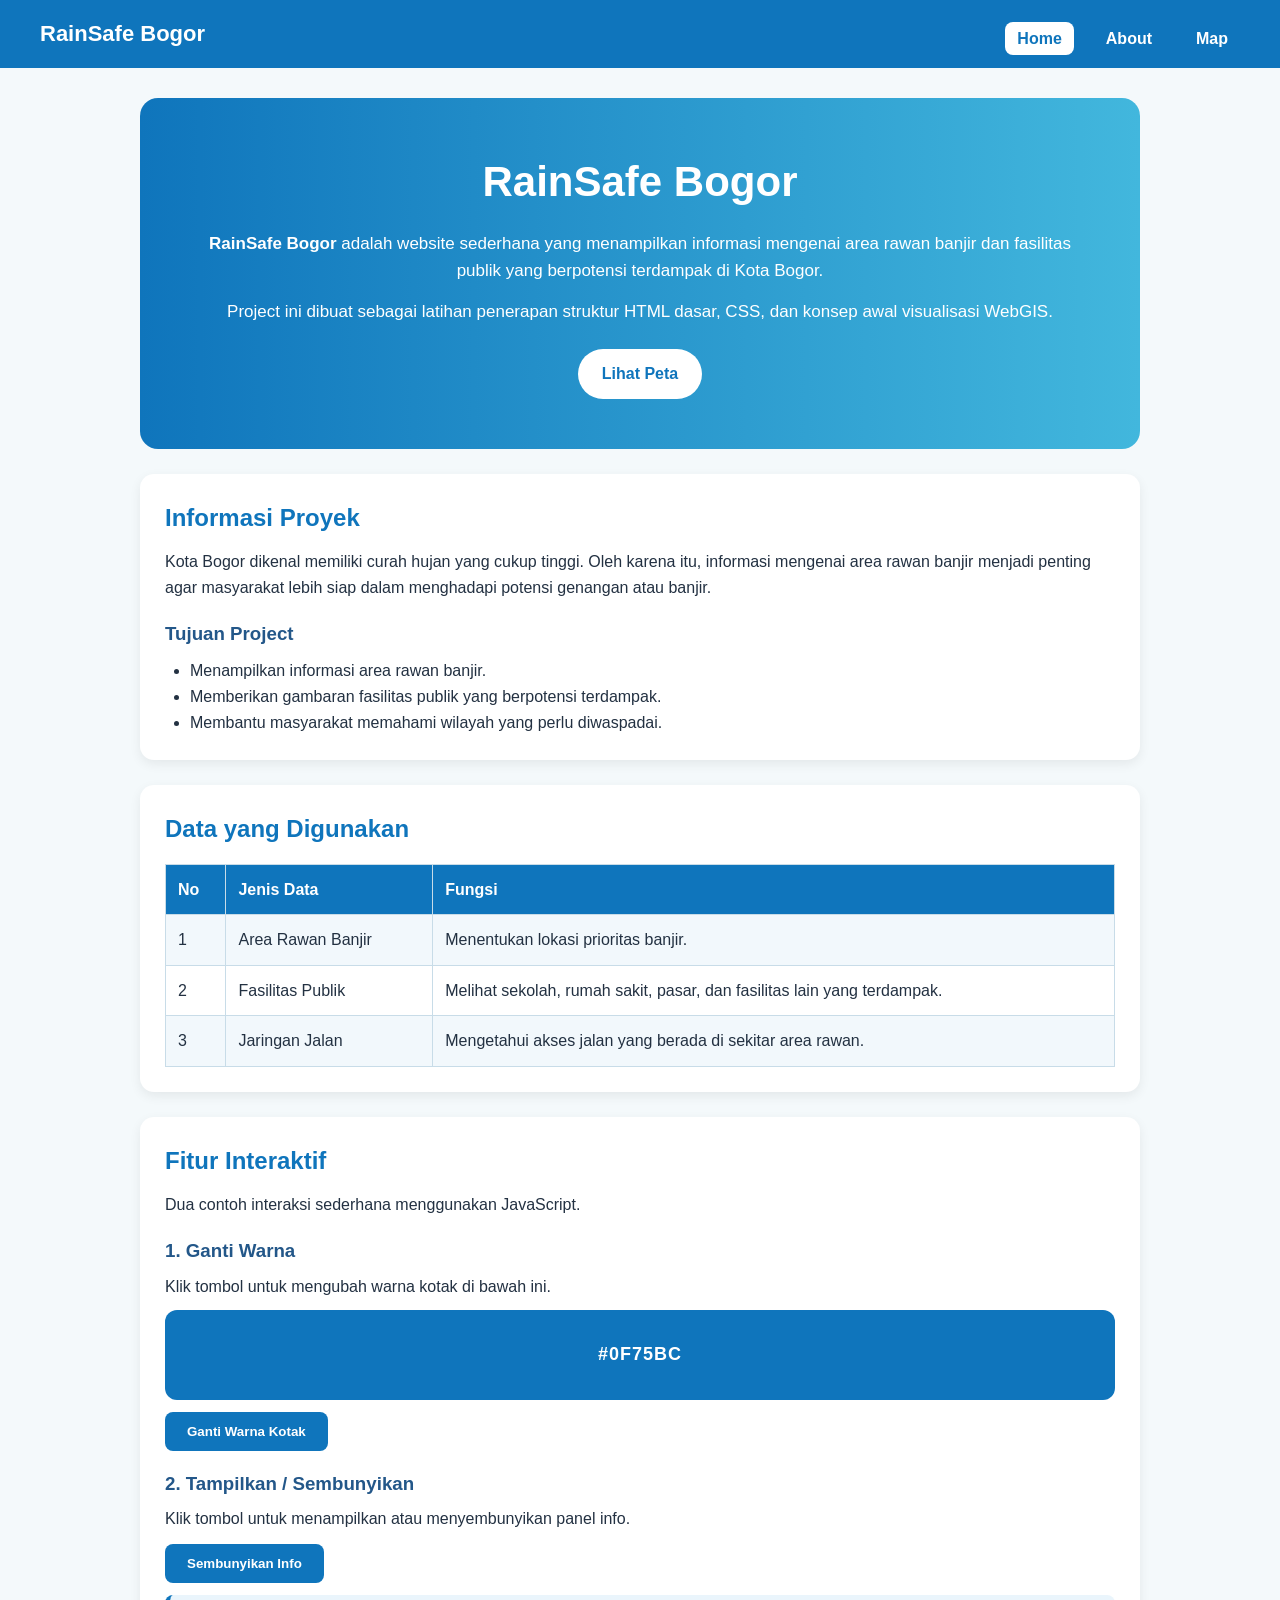
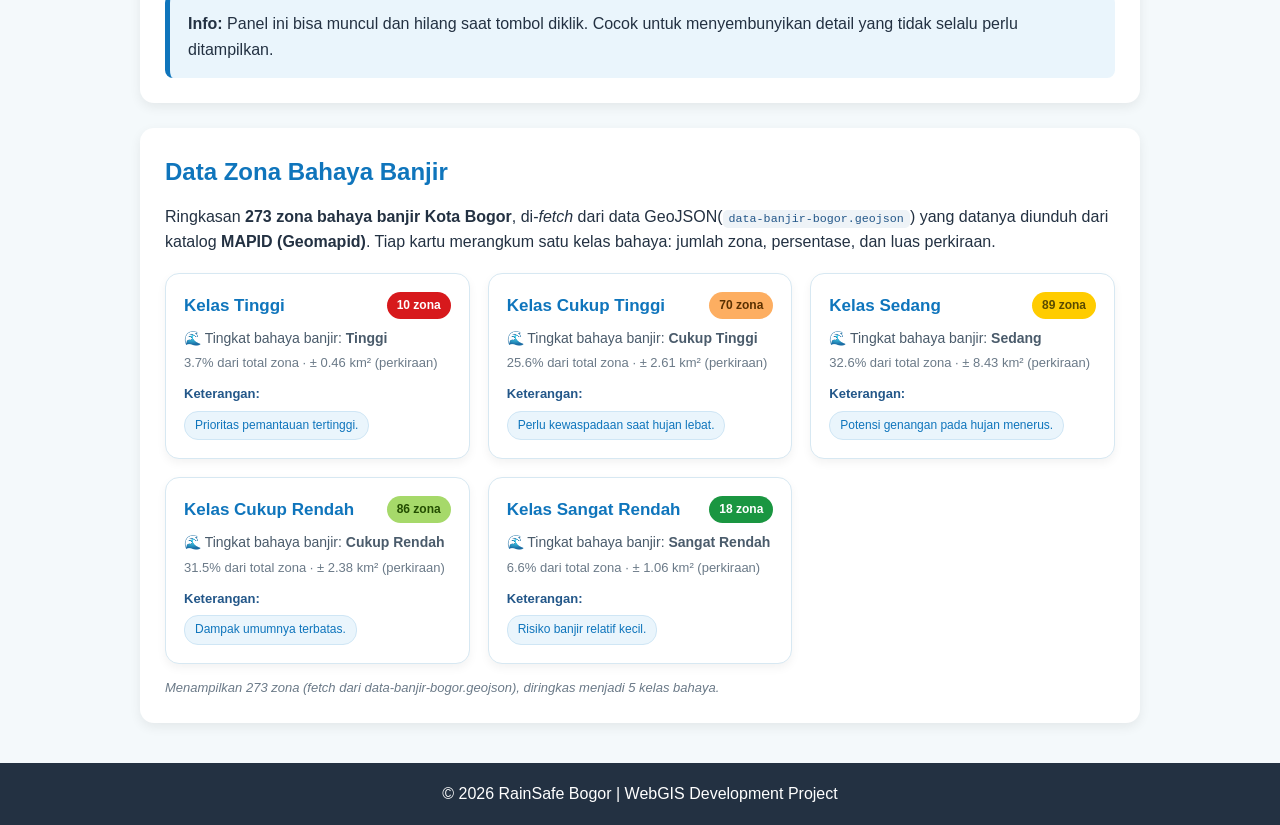
<file: index.html>
<!DOCTYPE html>
<html lang="id">
<head>
  <meta charset="UTF-8">
  <meta name="viewport" content="width=device-width, initial-scale=1.0">
  <title>RainSafe Bogor - Home</title>
  <link rel="stylesheet" href="style.css">
</head>
<body>

  <nav class="navbar">
    <div class="logo">RainSafe Bogor</div>
    <ul>
      <li><a href="index.html" class="active">Home</a></li>
      <li><a href="about.html">About</a></li>
      <li><a href="map.html">Map</a></li>
    </ul>
  </nav>

  <main>
    <section class="hero">
      <h1>RainSafe Bogor</h1>
      <p>
        <strong>RainSafe Bogor</strong> adalah website sederhana yang menampilkan informasi
        mengenai area rawan banjir dan fasilitas publik yang berpotensi terdampak di Kota Bogor.
      </p>
      <p>
        Project ini dibuat sebagai latihan penerapan struktur HTML dasar, CSS, dan konsep awal
        visualisasi WebGIS.
      </p>
      <a href="map.html" class="button">Lihat Peta</a>
    </section>

    <section class="card">
      <h2>Informasi Proyek</h2>
      <p>
        Kota Bogor dikenal memiliki curah hujan yang cukup tinggi. Oleh karena itu,
        informasi mengenai area rawan banjir menjadi penting agar masyarakat lebih siap
        dalam menghadapi potensi genangan atau banjir.
      </p>

      <h3>Tujuan Project</h3>
      <ul>
        <li>Menampilkan informasi area rawan banjir.</li>
        <li>Memberikan gambaran fasilitas publik yang berpotensi terdampak.</li>
        <li>Membantu masyarakat memahami wilayah yang perlu diwaspadai.</li>
      </ul>
    </section>

    <section class="card">
      <h2>Data yang Digunakan</h2>
      <table>
        <tr>
          <th>No</th>
          <th>Jenis Data</th>
          <th>Fungsi</th>
        </tr>
        <tr>
          <td>1</td>
          <td>Area Rawan Banjir</td>
          <td>Menentukan lokasi prioritas banjir.</td>
        </tr>
        <tr>
          <td>2</td>
          <td>Fasilitas Publik</td>
          <td>Melihat sekolah, rumah sakit, pasar, dan fasilitas lain yang terdampak.</td>
        </tr>
        <tr>
          <td>3</td>
          <td>Jaringan Jalan</td>
          <td>Mengetahui akses jalan yang berada di sekitar area rawan.</td>
        </tr>
      </table>
    </section>

    <section class="card">
      <h2>Fitur Interaktif</h2>
      <p>Dua contoh interaksi sederhana menggunakan JavaScript.</p>

      <h3>1. Ganti Warna</h3>
      <p>Klik tombol untuk mengubah warna kotak di bawah ini.</p>
      <div id="color-box" class="demo-box">#0F75BC</div>
      <button id="color-btn" class="button-solid">Ganti Warna Kotak</button>

      <h3>2. Tampilkan / Sembunyikan</h3>
      <p>Klik tombol untuk menampilkan atau menyembunyikan panel info.</p>
      <button id="toggle-btn" class="button-solid">Sembunyikan Info</button>
      <div id="info-panel" class="info-panel">
        <strong>Info:</strong> Panel ini bisa muncul dan hilang saat tombol
        diklik. Cocok untuk menyembunyikan detail yang tidak selalu perlu
        ditampilkan.
      </div>
    </section>

    <section class="card">
      <h2>Data Zona Bahaya Banjir</h2>
      <p>
        Ringkasan <strong>273 zona bahaya banjir Kota Bogor</strong>, di-<em>fetch</em>
        dari data GeoJSON(<code>data-banjir-bogor.geojson</code>)
        yang datanya diunduh dari katalog <strong>MAPID (Geomapid)</strong>.
        Tiap kartu merangkum satu kelas bahaya: jumlah zona, persentase, dan
        luas perkiraan.
      </p>

      <div id="data-loading" class="loading-state">
        <span class="spinner"></span>
        <span>Memuat data dari MAPID&hellip;</span>
      </div>

      <div id="data-error" class="error-state">
        <p class="error-title">&#9888; Gagal memuat data</p>
        <p id="data-error-message">Terjadi kesalahan saat mengambil data.</p>
        <p class="error-hint">
          Tip: buka halaman lewat <strong>Live Server</strong> / server lokal,
          bukan klik file langsung (<code>file://</code>), agar fetch ke
          <code>data-banjir-bogor.geojson</code> tidak diblokir browser.
        </p>
        <button id="retry-btn" class="button-solid">Coba Lagi</button>
      </div>


      <div id="apartment-list" class="apartment-grid"></div>
      <p id="data-note" class="data-note"></p>
    </section>
  </main>

  <footer>
    <p>&copy; 2026 RainSafe Bogor | WebGIS Development Project</p>
  </footer>

  <script src="script.js"></script>
</body>
</html>
</file>
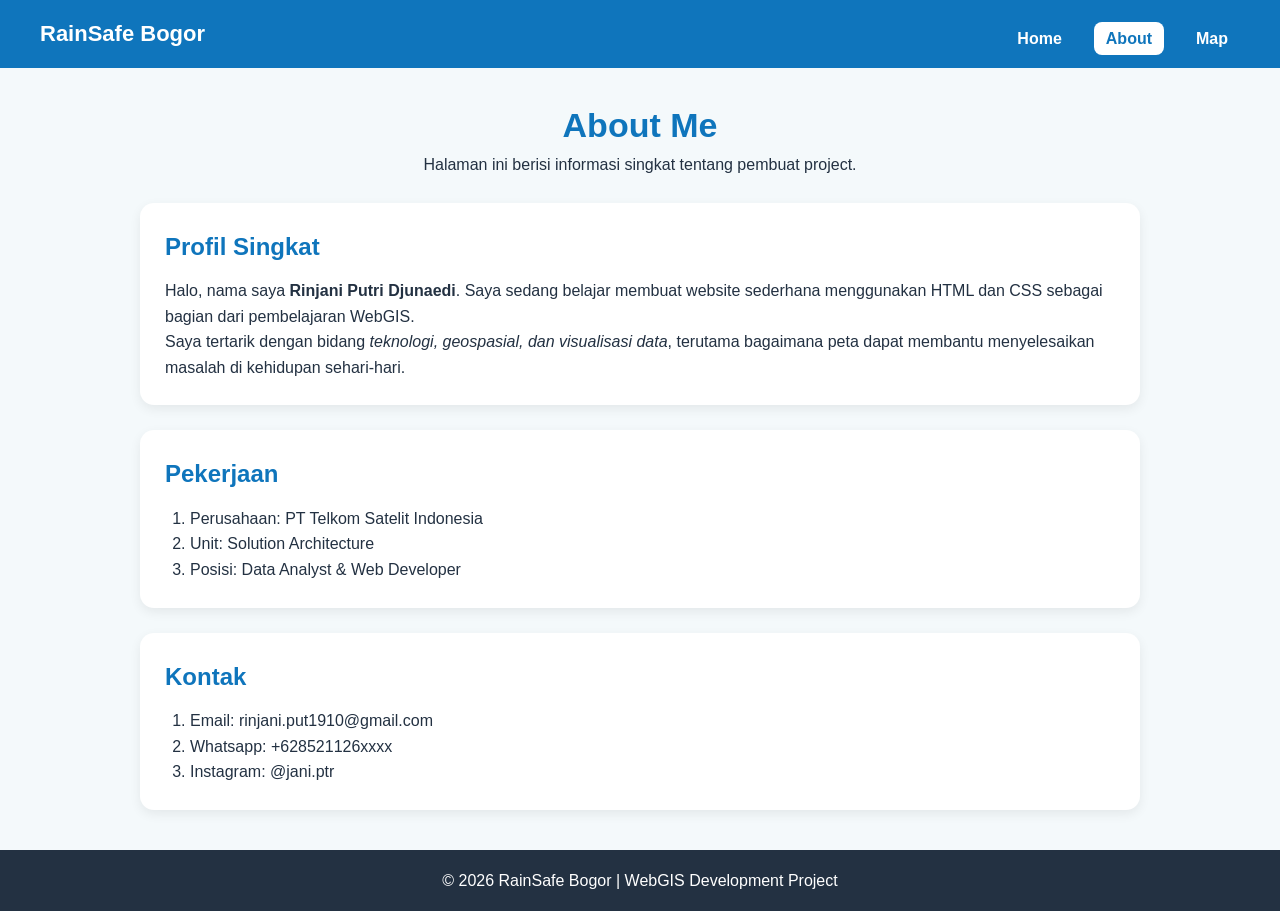
<file: about.html>
<!DOCTYPE html>
<html lang="id">
<head>
  <meta charset="UTF-8">
  <meta name="viewport" content="width=device-width, initial-scale=1.0">
  <title>RainSafe Bogor - About</title>
  <link rel="stylesheet" href="style.css">
</head>
<body>

  <nav class="navbar">
    <div class="logo">RainSafe Bogor</div>
    <ul>
      <li><a href="index.html">Home</a></li>
      <li><a href="about.html" class="active">About</a></li>
      <li><a href="map.html">Map</a></li>
    </ul>
  </nav>

  <main>
    <section class="page-title">
      <h1>About Me</h1>
      <p>Halaman ini berisi informasi singkat tentang pembuat project.</p>
    </section>

    <section class="card">
      <h2>Profil Singkat</h2>
      <p>
        Halo, nama saya <strong>Rinjani Putri Djunaedi</strong>. Saya sedang belajar membuat website
        sederhana menggunakan HTML dan CSS sebagai bagian dari pembelajaran WebGIS.
      </p>
      <p>
        Saya tertarik dengan bidang <em>teknologi, geospasial, dan visualisasi data</em>,
        terutama bagaimana peta dapat membantu menyelesaikan masalah di kehidupan sehari-hari.
      </p>
    </section>

    <section class="card">
      <h2>Pekerjaan</h2>
      <ol>
        <li>Perusahaan: PT Telkom Satelit Indonesia </li>
        <li>Unit: Solution Architecture </li>
        <li>Posisi: Data Analyst & Web Developer</li>
      </ol>
    </section>

    <section class="card">
      <h2>Kontak</h2>
      <ol>
        <li>Email: rinjani.put1910@gmail.com</li>
        <li>Whatsapp: +628521126xxxx </li>
        <li>Instagram: @jani.ptr </li>
      </ol>
    </section>
  </main>

  <footer>
    <p>&copy; 2026 RainSafe Bogor | WebGIS Development Project</p>
  </footer>

</body>
</html>
</file>
<file: style.css>
* {
  margin: 0;
  padding: 0;
  box-sizing: border-box;
}

body {
  font-family: Arial, sans-serif;
  background-color: #f4f9fb;
  color: #233142;
  line-height: 1.6;
}

.navbar {
  background-color: #0f75bc;
  color: white;
  padding: 16px 40px;
  display: flex;
  justify-content: space-between;
  align-items: center;
}

.logo {
  font-size: 22px;
  font-weight: bold;
}

.navbar ul {
  list-style: none;
  display: flex;
  gap: 20px;
}

.navbar a {
  color: white;
  text-decoration: none;
  font-weight: bold;
  padding: 8px 12px;
  border-radius: 8px;
}

.navbar a:hover,
.navbar a.active {
  background-color: #ffffff;
  color: #0f75bc;
}

main {
  width: 90%;
  max-width: 1000px;
  margin: 30px auto;
}

.hero {
  background: linear-gradient(to right, #0f75bc, #42b7dd);
  color: white;
  padding: 50px;
  border-radius: 18px;
  text-align: center;
  margin-bottom: 25px;
}

.hero h1 {
  font-size: 42px;
  margin-bottom: 15px;
}

.hero p {
  margin-bottom: 14px;
  font-size: 17px;
}

.button {
  display: inline-block;
  background-color: white;
  color: #0f75bc;
  padding: 12px 24px;
  border-radius: 25px;
  text-decoration: none;
  font-weight: bold;
  margin-top: 10px;
}

.button:hover {
  background-color: #e8f6ff;
}

.page-title {
  text-align: center;
  margin-bottom: 25px;
}

.page-title h1 {
  color: #0f75bc;
  font-size: 34px;
}

.card {
  background-color: white;
  padding: 25px;
  border-radius: 14px;
  margin-bottom: 25px;
  box-shadow: 0 4px 12px rgba(0, 0, 0, 0.07);
}

.card h2 {
  color: #0f75bc;
  margin-bottom: 12px;
}

.card h3 {
  margin-top: 18px;
  margin-bottom: 8px;
  color: #235789;
}

ul,
ol {
  margin-left: 25px;
  margin-top: 10px;
}

table {
  width: 100%;
  border-collapse: collapse;
  margin-top: 15px;
  background-color: white;
}

th {
  background-color: #0f75bc;
  color: white;
}

th,
td {
  border: 1px solid #c8dce8;
  padding: 12px;
  text-align: left;
}

tr:nth-child(even) {
  background-color: #f2f8fc;
}

form {
  margin-top: 15px;
}

label {
  display: block;
  margin-top: 12px;
  font-weight: bold;
}

input,
textarea {
  width: 100%;
  padding: 12px;
  margin-top: 6px;
  border: 1px solid #b8d5e5;
  border-radius: 8px;
  font-size: 15px;
}

button {
  margin-top: 15px;
  background-color: #0f75bc;
  color: white;
  border: none;
  padding: 12px 22px;
  border-radius: 8px;
  font-weight: bold;
  cursor: pointer;
}

button:hover {
  background-color: #095c96;
}

.map-container {
  display: grid;
  grid-template-columns: 2fr 1fr;
  gap: 20px;
  margin-bottom: 25px;
}

.map-box {
  height: 420px;
  border: 3px solid #0f75bc;
  border-radius: 16px;
  overflow: hidden;
  position: relative;
  z-index: 1;
}

.map-label {
  color: white;
  font-size: 20px;
  font-weight: bold;
  border-radius: 28px;
  padding: 14px 20px;
  text-align: center;
  white-space: nowrap;
  box-shadow: 0 5px 12px rgba(0, 0, 0, 0.25);
}

.marker-red {
  background-color: #e63946;
}

.marker-yellow {
  background-color: #f4a261;
}

.marker-green {
  background-color: #2a9d8f;
}

.legend {
  background-color: white;
  padding: 25px;
  border-radius: 14px;
  box-shadow: 0 4px 12px rgba(0, 0, 0, 0.07);
}

.legend h3 {
  color: #0f75bc;
  margin-bottom: 10px;
}

.legend ul {
  list-style: none;
  margin-left: 0;
}

.legend li {
  margin-bottom: 12px;
}

.legend span {
  display: inline-block;
  width: 16px;
  height: 16px;
  border-radius: 50%;
  margin-right: 8px;
}

.red {
  background-color: #e63946;
}

.yellow {
  background-color: #f4a261;
}

.green {
  background-color: #2a9d8f;
}

mark {
  background-color: #ffe0e0;
  color: #b00020;
  padding: 4px 8px;
  border-radius: 6px;
}

footer {
  text-align: center;
  background-color: #233142;
  color: white;
  padding: 18px;
  margin-top: 40px;
}

@media screen and (max-width: 768px) {
  .navbar {
    flex-direction: column;
    gap: 12px;
  }

  .navbar ul {
    flex-direction: column;
    text-align: center;
  }

  .hero {
    padding: 35px 20px;
  }

  .hero h1 {
    font-size: 32px;
  }

  .map-container {
    grid-template-columns: 1fr;
  }
}

.button-solid {
  display: inline-block;
  background-color: #0f75bc;
  color: white;
  border: none;
  padding: 12px 22px;
  border-radius: 8px;
  font-weight: bold;
  cursor: pointer;
  margin-top: 12px;
  transition: background-color 0.2s ease;
}

.button-solid:hover {
  background-color: #095c96;
}

.demo-box {
  margin-top: 10px;
  height: 90px;
  border-radius: 12px;
  background-color: #0f75bc;
  color: white;
  font-weight: bold;
  font-size: 18px;
  letter-spacing: 1px;
  display: flex;
  align-items: center;
  justify-content: center;
  transition: background-color 0.3s ease;
}

.info-panel {
  margin-top: 12px;
  padding: 16px 18px;
  background-color: #eaf5fc;
  border-left: 5px solid #0f75bc;
  border-radius: 8px;
  transition: opacity 0.2s ease;
}

.info-panel.is-hidden {
  display: none;
}

.data-controls {
  display: flex;
  flex-wrap: wrap;
  align-items: center;
  gap: 16px;
  margin: 16px 0 4px;
}

.data-controls .button-solid {
  margin-top: 0;
}

.checkbox-row {
  display: flex;
  align-items: center;
  gap: 8px;
  font-weight: normal;
  margin-top: 0;
  cursor: pointer;
}

.checkbox-row input {
  width: auto;
  margin: 0;
}

.loading-state {
  display: none;               
  align-items: center;
  gap: 12px;
  padding: 24px 4px;
  color: #235789;
  font-weight: bold;
}

.spinner {
  width: 26px;
  height: 26px;
  border: 4px solid #cfe6f5;
  border-top-color: #0f75bc;
  border-radius: 50%;
  animation: spin 0.8s linear infinite;
  flex-shrink: 0;
}

@keyframes spin {
  to { transform: rotate(360deg); }
}

.error-state {
  display: none;               
  margin-top: 16px;
  padding: 18px 20px;
  background-color: #fdecea;
  border: 1px solid #f5c2c0;
  border-radius: 10px;
  color: #b00020;
}

.error-title {
  font-weight: bold;
  margin-bottom: 4px;
}

.error-state .button-solid {
  background-color: #b00020;
}

.error-state .button-solid:hover {
  background-color: #8a0018;
}

.apartment-grid {
  display: grid;
  grid-template-columns: repeat(auto-fill, minmax(260px, 1fr));
  gap: 18px;
  margin-top: 18px;
}

.apartment-card {
  background-color: #ffffff;
  border: 1px solid #d7e8f2;
  border-radius: 14px;
  padding: 18px;
  box-shadow: 0 4px 10px rgba(0, 0, 0, 0.05);
  transition: transform 0.2s ease, box-shadow 0.2s ease;
}

.apartment-card:hover {
  transform: translateY(-4px);
  box-shadow: 0 8px 18px rgba(0, 0, 0, 0.1);
}

.apartment-card-head {
  display: flex;
  justify-content: space-between;
  align-items: flex-start;
  gap: 10px;
  margin-bottom: 8px;
}

.apartment-card-head h3 {
  color: #0f75bc;
  font-size: 17px;
  margin: 0;
}

.apartment-address {
  color: #4a5b6b;
  font-size: 14px;
  margin-bottom: 4px;
}

.apartment-meta {
  color: #6b7a88;
  font-size: 13px;
  margin-bottom: 10px;
}

.apartment-facility-label {
  font-weight: bold;
  font-size: 13px;
  color: #235789;
  margin-bottom: 6px;
}

.badge {
  font-size: 12px;
  font-weight: bold;
  color: white;
  padding: 4px 10px;
  border-radius: 20px;
  white-space: nowrap;
}

.badge-tinggi { background-color: #e63946; }
.badge-sedang { background-color: #f4a261; }
.badge-rendah { background-color: #2a9d8f; }


.facility-tags {
  display: flex;
  flex-wrap: wrap;
  gap: 6px;
}

.facility-tag {
  background-color: #eaf5fc;
  color: #0f75bc;
  font-size: 12px;
  padding: 4px 10px;
  border-radius: 14px;
  border: 1px solid #cfe6f5;
}

.data-note {
  margin-top: 14px;
  font-size: 13px;
  color: #6b7a88;
  font-style: italic;
}

.map-controls {
  display: flex;
  flex-wrap: wrap;
  gap: 10px;
  margin-top: 14px;
}

.control-btn {
  margin-top: 0;
  border: none;
  padding: 10px 18px;
  border-radius: 8px;
  font-weight: bold;
  cursor: pointer;
  background-color: #0f75bc;
  color: white;
  transition: background-color 0.2s ease, color 0.2s ease;
}

.control-btn:not(.active) {
  background-color: #dfe7ec;
  color: #607080;
}

.control-btn:hover {
  opacity: 0.9;
}

.risk-highlight {
  background-color: #ffe0e0 !important;
}

.risk-highlight td {
  color: #b00020;
  font-weight: bold;
}

.map-box.map-alert {
  border-color: #e63946;
  box-shadow: 0 0 0 4px rgba(230, 57, 70, 0.2);
}

@media screen and (max-width: 768px) {
  .apartment-grid {
    grid-template-columns: 1fr;
  }

  .data-controls,
  .map-controls {
    flex-direction: column;
    align-items: stretch;
  }
}

.error-hint {
  margin-top: 8px;
  font-size: 13px;
  color: #7a2e2e;
}

code {
  background-color: #eef3f7;
  color: #235789;
  padding: 2px 6px;
  border-radius: 5px;
  font-size: 90%;
}

.error-hint code {
  background-color: #f6dedd;
  color: #7a2e2e;
}

.badge-k1 { background-color: #d7191c; color: #ffffff; }
.badge-k2 { background-color: #fdae61; color: #5a3000; }
.badge-k3 { background-color: #ffcc00; color: #5a4b00; }
.badge-k4 { background-color: #a6d96a; color: #234d00; }
.badge-k5 { background-color: #1a9641; color: #ffffff; }

.k1 { background-color: #d7191c; }
.k2 { background-color: #fdae61; }
.k3 { background-color: #ffcc00; }
.k4 { background-color: #a6d96a; }
.k5 { background-color: #1a9641; }
</file>
